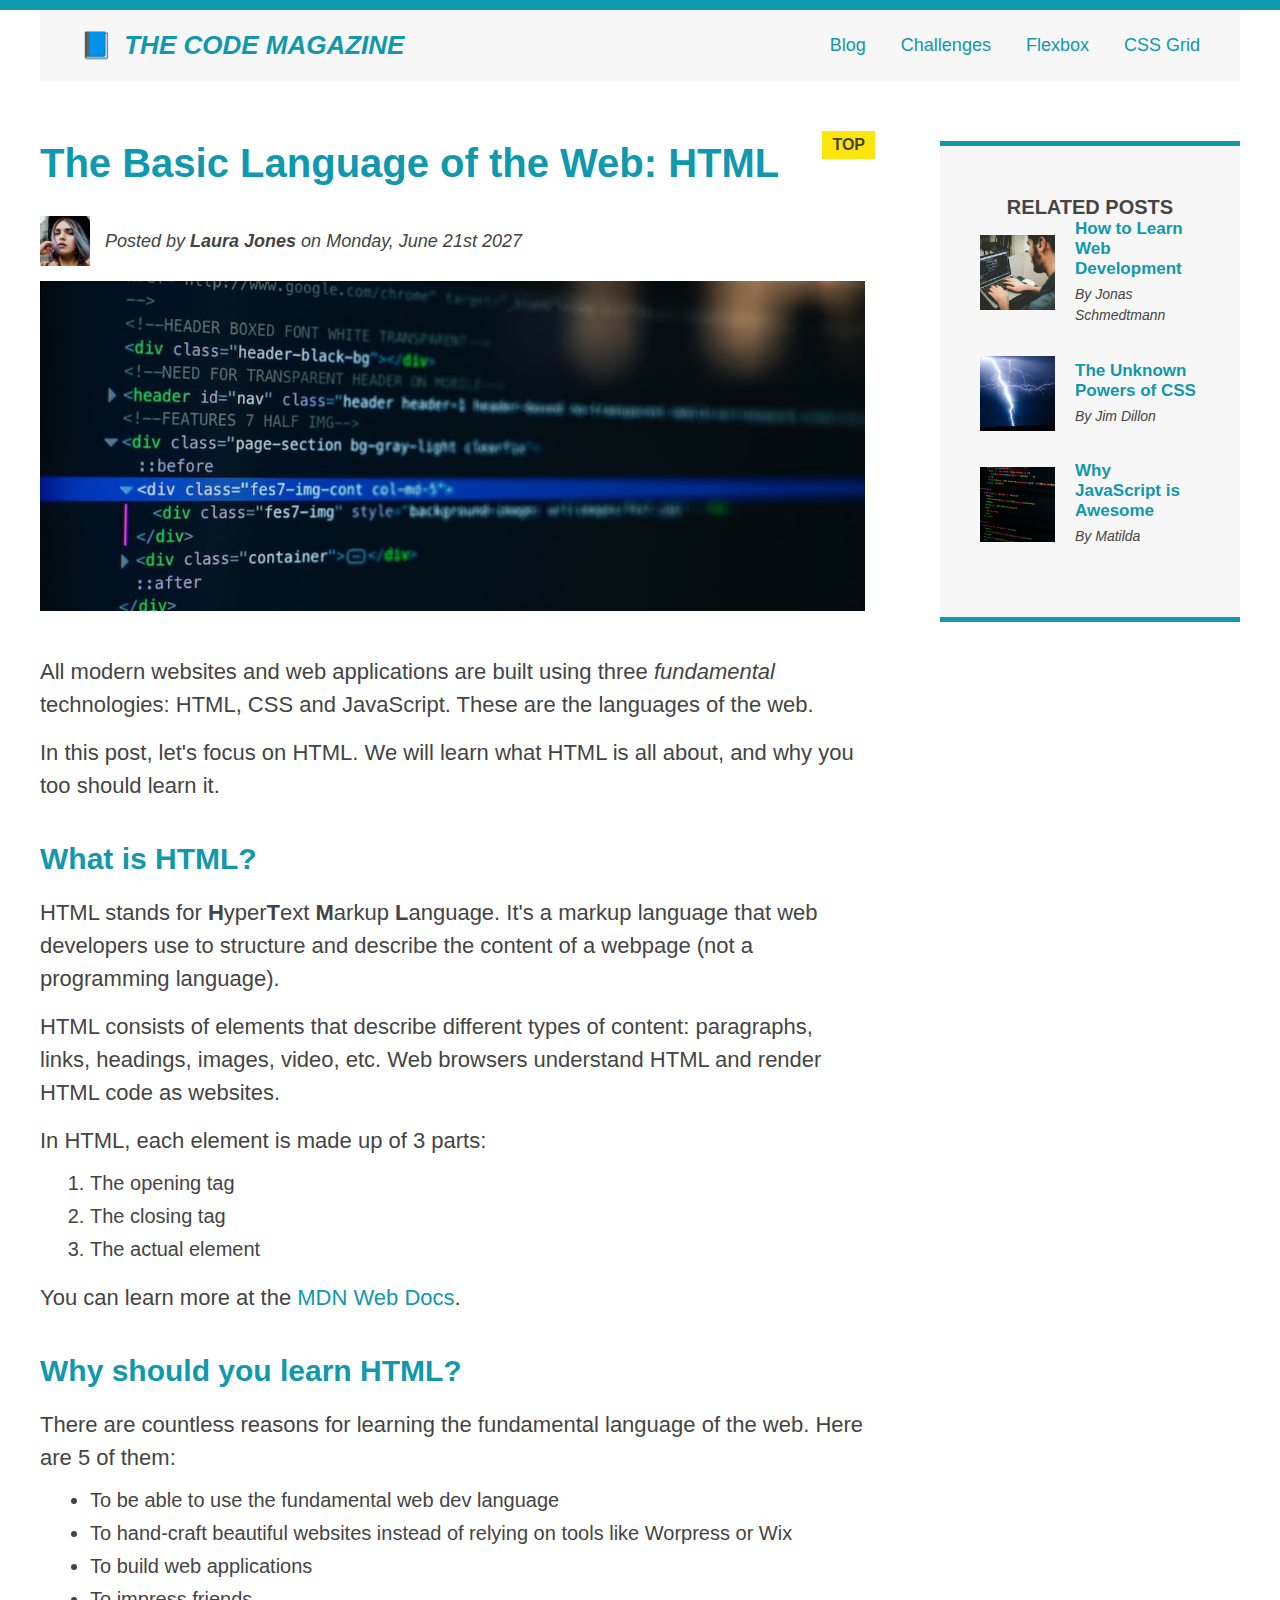
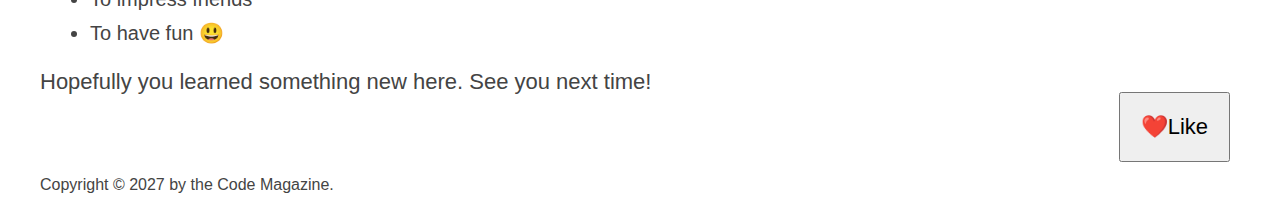
<file: index.html>
<!DOCTYPE html>

<html lang="en">
  <head>
    <meta charset="UTF-8" />
    <title>The Basic Language of the Web: HTML</title>
    <link rel="stylesheet" href="./style.css" />
  </head>

  <body>
    <div class="container">
      <header class="main-header clearfix">
        <!-- Every page should have only one h1 ! -->
        <h1>📘 The Code Magazine</h1>

        <nav>
          <!-- <strong>Navigation section</strong> -->
          <a href="./blog.html">Blog</a>
          <!-- href ="#" returns us to top of the page -->
          <a href="./challenge/challenge.html">Challenges</a>
          <a href="./flexbox.html">Flexbox</a>
          <a href="./css-grid.html">CSS Grid</a>
        </nav>
      </header>

      <!-- Div.row was only necessary for flexbox layout -->
      <!-- <div class="row"> -->
      <article>
        <header class="post-header">
          <h2>The Basic Language of the Web: HTML</h2>
          <div class="author-box">
            <img
              src="./img/laura-jones.jpg"
              alt="Photo of the post's author: Laura Jones"
              width="50"
              height="50"
              class="author-img"
            />

            <p id="author" class="author">
              Posted by <strong>Laura Jones</strong> on Monday, June 21st 2027
            </p>
          </div>

          <img
            class="post-img"
            src="./img/post-img.jpg"
            alt="Image of some HTML code"
            width="500"
            height="200"
          />
          <button>❤️Like</button>
        </header>

        <p>
          All modern websites and web applications are built using three
          <em>fundamental</em>
          technologies: HTML, CSS and JavaScript. These are the languages of the
          web.
        </p>
        <p>
          In this post, let's focus on HTML. We will learn what HTML is all
          about, and why you too should learn it.
        </p>

        <h3>What is HTML?</h3>
        <p>
          HTML stands for <strong>H</strong>yper<strong>T</strong>ext
          <strong>M</strong>arkup <strong>L</strong>anguage. It's a markup
          language that web developers use to structure and describe the content
          of a webpage (not a programming language).
        </p>
        <p>
          HTML consists of elements that describe different types of content:
          paragraphs, links, headings, images, video, etc. Web browsers
          understand HTML and render HTML code as websites.
        </p>
        <p>In HTML, each element is made up of 3 parts:</p>

        <ol>
          <li>The opening tag</li>
          <li>The closing tag</li>
          <li>The actual element</li>
        </ol>

        <p>
          You can learn more at the
          <a
            href="https://developer.mozilla.org/en-US/docs/Web/HTML"
            target="_blank"
            rel="noopener noreferrer"
            >MDN Web Docs</a
          >.
        </p>

        <h3>Why should you learn HTML?</h3>
        <p>
          There are countless reasons for learning the fundamental language of
          the web. Here are 5 of them:
        </p>

        <ul>
          <li>To be able to use the fundamental web dev language</li>
          <li>
            To hand-craft beautiful websites instead of relying on tools like
            Worpress or Wix
          </li>
          <li>To build web applications</li>
          <li>To impress friends</li>
          <li>To have fun 😃</li>
        </ul>

        <p>Hopefully you learned something new here. See you next time!</p>
      </article>

      <aside>
        <h4>Related posts</h4>
        <ul class="related">
          <li class="related-post">
            <img
              src="./img/related-1.jpg"
              alt="A programmer writing code"
              width="75"
              height="75"
            />
            <div>
              <a href="#" class="related-link">How to Learn Web Development</a>
              <p class="related-author">By Jonas Schmedtmann</p>
            </div>
          </li>
          <li class="related-post">
            <img
              src="./img/related-2.jpg"
              alt="Lightning strike"
              width="75"
              height="75"
            />
            <div>
              <a href="#" class="related-link">The Unknown Powers of CSS</a>
              <p class="related-author">By Jim Dillon</p>
            </div>
          </li>
          <li class="related-post">
            <img
              src="./img/related-3.jpg"
              alt="JavaScript code"
              width="75"
              height="75"
            />
            <div>
              <a href="#" class="related-link">Why JavaScript is Awesome</a>
              <p class="related-author">By Matilda</p>
            </div>
          </li>
        </ul>
      </aside>
      <!-- </div> -->

      <footer>
        <p id="copyright" class="copyright text">
          Copyright &copy; 2027 by the Code Magazine.
        </p>
      </footer>
    </div>
  </body>
</html>
</file>
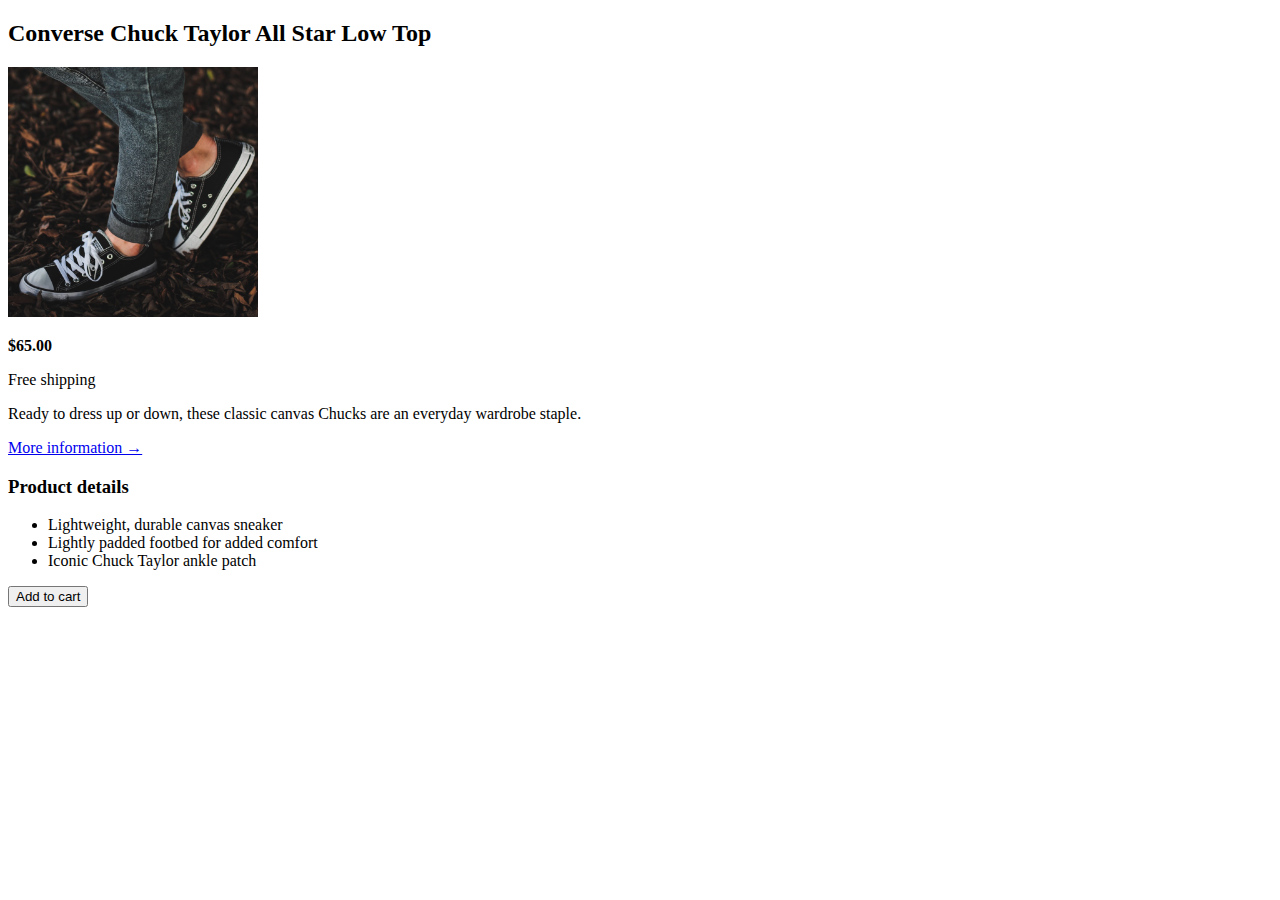
<file: challenge/index.html>
<!DOCTYPE html>

<html lang="en">
  <head>
    <meta charset="UTF-8" />
    <meta name="viewport" content="width=device-width, initial-scale=1.0" />
    <title>Challenge #2</title>
  </head>

  <!-- Challenge #2 link -->
  <!-- https://www.udemy.com/course/design-and-develop-a-killer-website-with-html5-and-css3/learn/lecture/27512070#overview -->
  <body>
    <article>
      <h2>Converse Chuck Taylor All Star Low Top</h2>
      <img
        src="../img/challenges.jpg"
        alt="Chuck Taylor All Star Shoe"
        height="250"
        width="250"
      />

      <p><strong>$65.00</strong></p>
      <p>Free shipping</p>
      <p>
        Ready to dress up or down, these classic canvas Chucks are an everyday
        wardrobe staple.
      </p>

      <a href="https://www.converse.com">More information &rarr;</a>

      <h3>Product details</h3>
      <ul>
        <li>Lightweight, durable canvas sneaker</li>
        <li>Lightly padded footbed for added comfort</li>
        <li>Iconic Chuck Taylor ankle patch</li>
      </ul>

      <button>Add to cart</button>
    </article>
  </body>
</html>
</file>
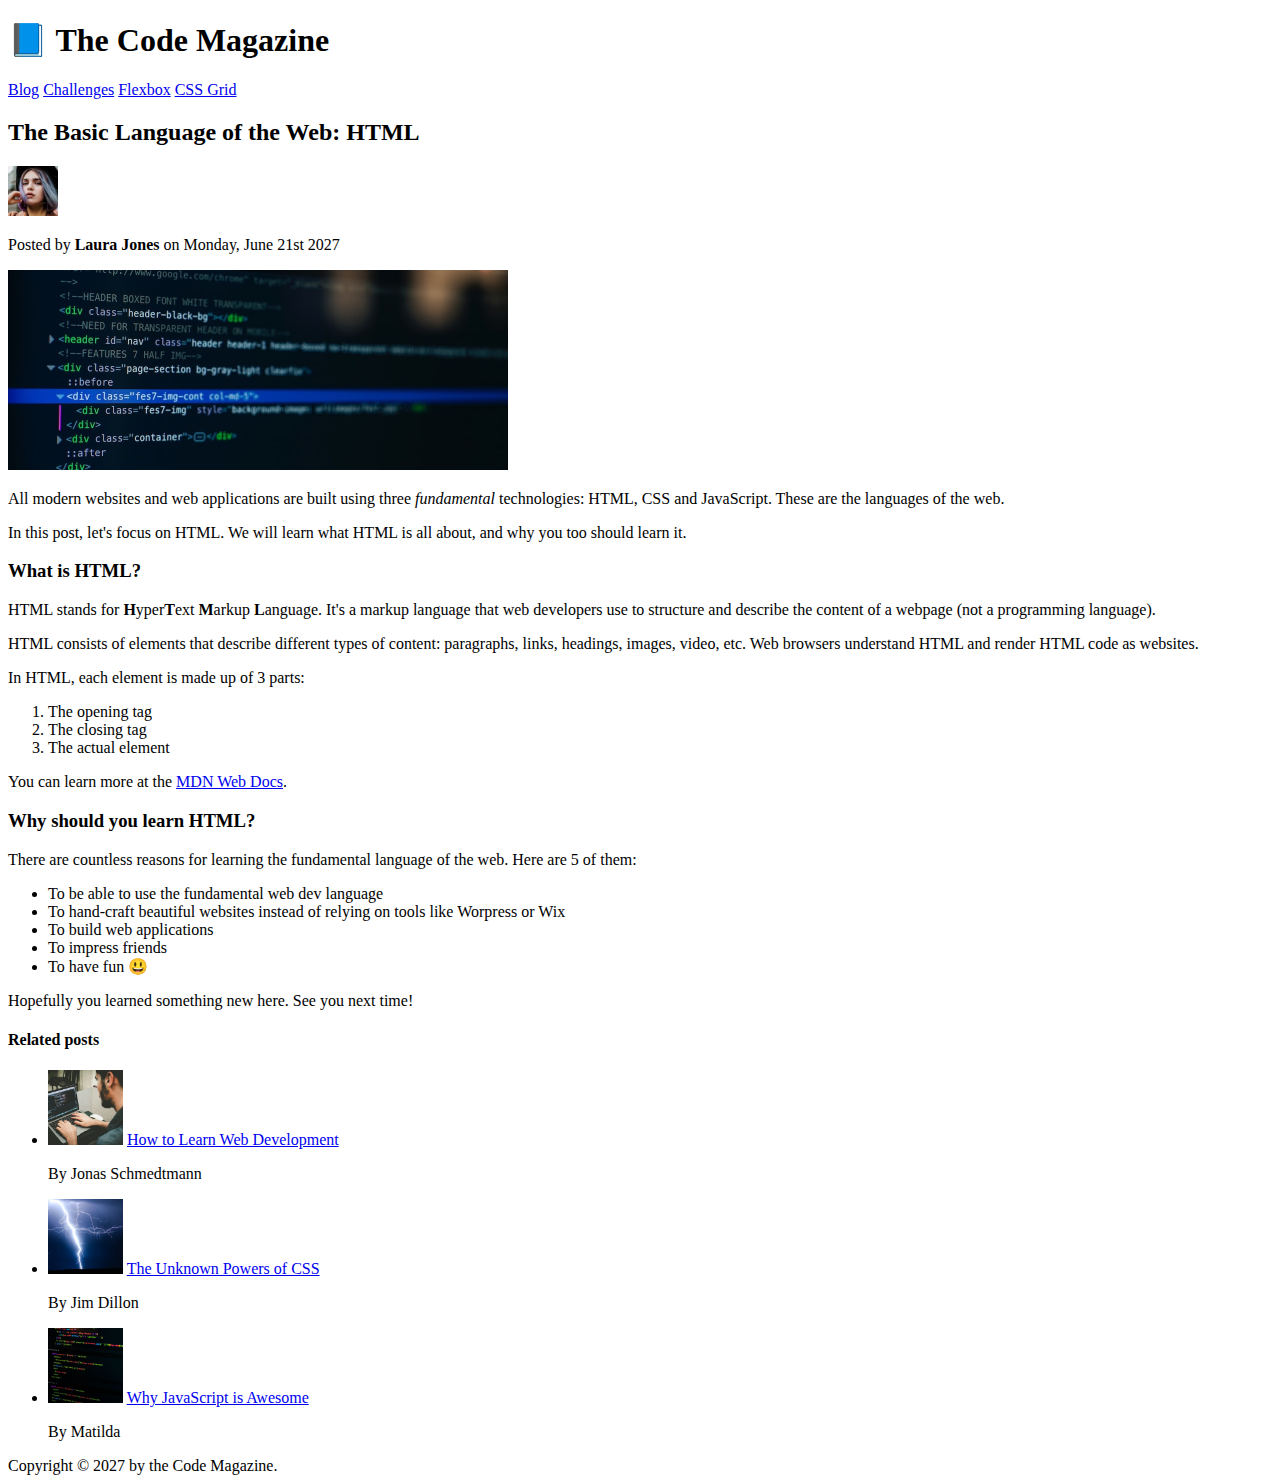
<file: docs/index.html>
<!DOCTYPE html>

<html lang="en">
  <head>
    <meta charset="UTF-8" />
    <title>The Basic Language of the Web: HTML</title>
  </head>

  <body>
    <header>
      <!-- Every page should have only one h1 ! -->
      <h1>📘 The Code Magazine</h1>

      <nav>
        <a href="./blog.html">Blog</a>
        <!-- href ="#" returns us to top of the page -->
        <a href="#">Challenges</a>
        <a href="#">Flexbox</a>
        <a href="#">CSS Grid</a>
      </nav>
    </header>

    <article>
      <header>
        <h2>The Basic Language of the Web: HTML</h2>

        <img
          src="./img/laura-jones.jpg"
          alt="Photo of the post's author: Laura Jones"
          width="50"
          height="50"
        />

        <p>Posted by <strong>Laura Jones</strong> on Monday, June 21st 2027</p>

        <img
          src="./img/post-img.jpg"
          alt="Image of some HTML code"
          width="500"
          height="200"
        />
      </header>

      <p>
        All modern websites and web applications are built using three
        <em>fundamental</em>
        technologies: HTML, CSS and JavaScript. These are the languages of the
        web.
      </p>
      <p>
        In this post, let's focus on HTML. We will learn what HTML is all about,
        and why you too should learn it.
      </p>

      <h3>What is HTML?</h3>
      <p>
        HTML stands for <strong>H</strong>yper<strong>T</strong>ext
        <strong>M</strong>arkup <strong>L</strong>anguage. It's a markup
        language that web developers use to structure and describe the content
        of a webpage (not a programming language).
      </p>
      <p>
        HTML consists of elements that describe different types of content:
        paragraphs, links, headings, images, video, etc. Web browsers understand
        HTML and render HTML code as websites.
      </p>
      <p>In HTML, each element is made up of 3 parts:</p>

      <ol>
        <li>The opening tag</li>
        <li>The closing tag</li>
        <li>The actual element</li>
      </ol>

      <p>
        You can learn more at the
        <a
          href="https://developer.mozilla.org/en-US/docs/Web/HTML"
          target="_blank"
          rel="noopener noreferrer"
          >MDN Web Docs</a
        >.
      </p>

      <h3>Why should you learn HTML?</h3>
      <p>
        There are countless reasons for learning the fundamental language of the
        web. Here are 5 of them:
      </p>

      <ul>
        <li>To be able to use the fundamental web dev language</li>
        <li>
          To hand-craft beautiful websites instead of relying on tools like
          Worpress or Wix
        </li>
        <li>To build web applications</li>
        <li>To impress friends</li>
        <li>To have fun 😃</li>
      </ul>

      <p>Hopefully you learned something new here. See you next time!</p>
    </article>

    <aside>
      <h4>Related posts</h4>
      <ul>
        <li>
          <img
            src="./img/related-1.jpg"
            alt="A programmer writing code"
            width="75"
            height="75"
          />
          <a href="#">How to Learn Web Development</a>
          <p>By Jonas Schmedtmann</p>
        </li>
        <li>
          <img
            src="./img/related-2.jpg"
            alt="Lightning strike"
            width="75"
            height="75"
          />
          <a href="#">The Unknown Powers of CSS</a>
          <p>By Jim Dillon</p>
        </li>
        <li>
          <img
            src="./img/related-3.jpg"
            alt="JavaScript code"
            width="75"
            height="75"
          />
          <a href="#">Why JavaScript is Awesome</a>
          <p>By Matilda</p>
        </li>
      </ul>
    </aside>

    <footer>Copyright &copy; 2027 by the Code Magazine.</footer>
  </body>
</html>
</file>
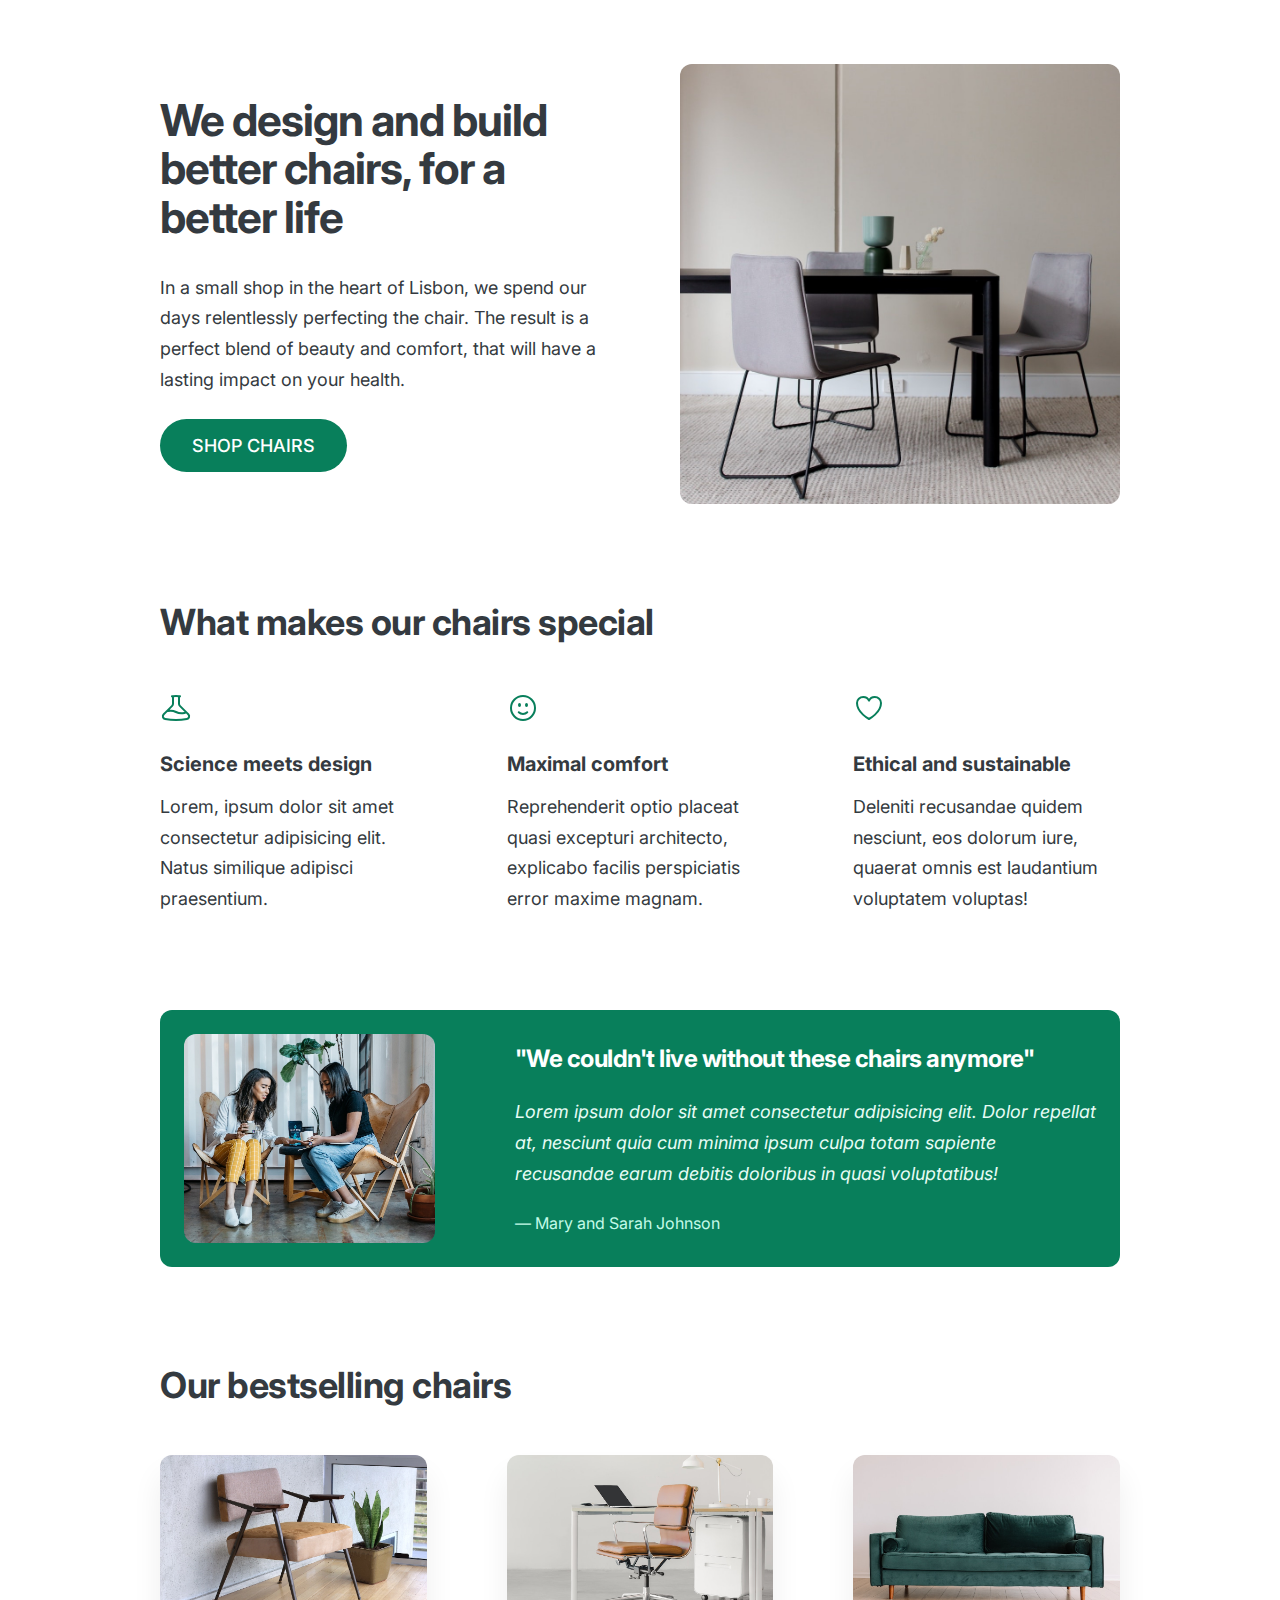
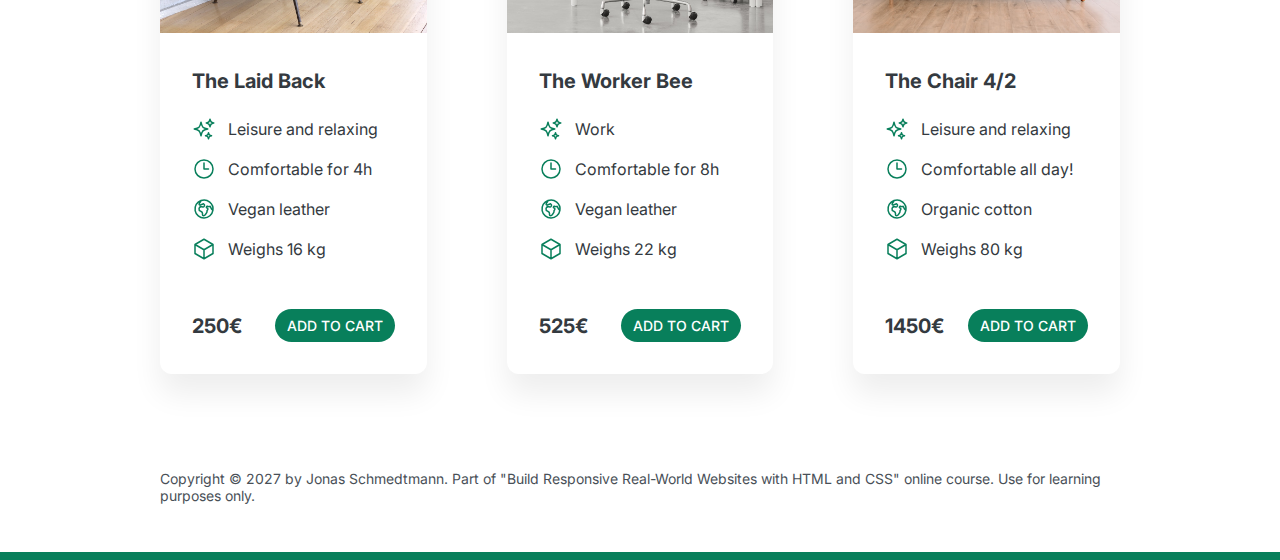
<file: Section-Design/index.html>
<!DOCTYPE html>
<html lang="en">
  <head>
    <meta charset="UTF-8" />
    <meta http-equiv="X-UA-Compatible" content="IE=edge" />
    <meta name="viewport" content="width=device-width, initial-scale=1.0" />
    <link rel="preconnect" href="https://fonts.googleapis.com" />
    <link rel="preconnect" href="https://fonts.gstatic.com" crossorigin />
    <link
      href="https://fonts.googleapis.com/css2?family=Inter:wght@400;500;700&display=swap"
      rel="stylesheet"
    />
    <link rel="stylesheet" href="style.css" />
    <title>Lisbon Chair Shop</title>
  </head>
  <body>
    <div class="container">
      <header>
        <div class="header-text-box">
          <h1>We design and build better chairs, for a better life</h1>
          <p class="header-text">
            In a small shop in the heart of Lisbon, we spend our days
            relentlessly perfecting the chair. The result is a perfect blend of
            beauty and comfort, that will have a lasting impact on your health.
          </p>
          <a class="btn btn--big" href="#">Shop chairs</a>
        </div>
        <img src="hero.jpg" alt="Photo" />
      </header>

      <section>
        <h2>What makes our chairs special</h2>
        <div class="grid-3-cols">
          <div>
            <svg
              xmlns="http://www.w3.org/2000/svg"
              fill="none"
              viewBox="0 0 24 24"
              stroke-width="1.5"
              stroke="currentColor"
              class="features-icon"
            >
              <path
                stroke-linecap="round"
                stroke-linejoin="round"
                d="M9.75 3.104v5.714a2.25 2.25 0 0 1-.659 1.591L5 14.5M9.75 3.104c-.251.023-.501.05-.75.082m.75-.082a24.301 24.301 0 0 1 4.5 0m0 0v5.714c0 .597.237 1.17.659 1.591L19.8 15.3M14.25 3.104c.251.023.501.05.75.082M19.8 15.3l-1.57.393A9.065 9.065 0 0 1 12 15a9.065 9.065 0 0 0-6.23-.693L5 14.5m14.8.8 1.402 1.402c1.232 1.232.65 3.318-1.067 3.611A48.309 48.309 0 0 1 12 21c-2.773 0-5.491-.235-8.135-.687-1.718-.293-2.3-2.379-1.067-3.61L5 14.5"
              />
            </svg>
            <p class="features-title"><strong>Science meets design</strong></p>
            <p class="features-text">
              Lorem, ipsum dolor sit amet consectetur adipisicing elit. Natus
              similique adipisci praesentium.
            </p>
          </div>

          <div>
            <svg
              xmlns="http://www.w3.org/2000/svg"
              fill="none"
              viewBox="0 0 24 24"
              stroke-width="1.5"
              stroke="currentColor"
              class="features-icon"
            >
              <path
                stroke-linecap="round"
                stroke-linejoin="round"
                d="M15.182 15.182a4.5 4.5 0 0 1-6.364 0M21 12a9 9 0 1 1-18 0 9 9 0 0 1 18 0ZM9.75 9.75c0 .414-.168.75-.375.75S9 10.164 9 9.75 9.168 9 9.375 9s.375.336.375.75Zm-.375 0h.008v.015h-.008V9.75Zm5.625 0c0 .414-.168.75-.375.75s-.375-.336-.375-.75.168-.75.375-.75.375.336.375.75Zm-.375 0h.008v.015h-.008V9.75Z"
              />
            </svg>
            <p class="features-title">
              <strong>Maximal comfort</strong>
            </p>
            <p class="features-text">
              Reprehenderit optio placeat quasi excepturi architecto, explicabo
              facilis perspiciatis error maxime magnam.
            </p>
          </div>

          <div>
            <svg
              xmlns="http://www.w3.org/2000/svg"
              fill="none"
              viewBox="0 0 24 24"
              stroke-width="1.5"
              stroke="currentColor"
              class="features-icon"
            >
              <path
                stroke-linecap="round"
                stroke-linejoin="round"
                d="M21 8.25c0-2.485-2.099-4.5-4.688-4.5-1.935 0-3.597 1.126-4.312 2.733-.715-1.607-2.377-2.733-4.313-2.733C5.1 3.75 3 5.765 3 8.25c0 7.22 9 12 9 12s9-4.78 9-12Z"
              />
            </svg>
            <p class="features-title">
              <strong>Ethical and sustainable</strong>
            </p>
            <p class="features-text">
              Deleniti recusandae quidem nesciunt, eos dolorum iure, quaerat
              omnis est laudantium voluptatem voluptas!
            </p>
          </div>
        </div>
      </section>

      <section class="testimonial-section">
        <div class="grid-3-cols">
          <img src="customers.jpg" alt="People sitting on chairs" />
          <div class="testimonial-box">
            <h2>"We couldn't live without these chairs anymore"</h2>
            <blockquote class="testimonial-text">
              Lorem ipsum dolor sit amet consectetur adipisicing elit. Dolor
              repellat at, nesciunt quia cum minima ipsum culpa totam sapiente
              recusandae earum debitis doloribus in quasi voluptatibus!
            </blockquote>
            <p class="testimonial-author">&mdash; Mary and Sarah Johnson</p>
          </div>
        </div>
      </section>

      <section>
        <h2>Our bestselling chairs</h2>
        <div class="grid-3-cols">
          <figure class="chair">
            <img src="chair-1.jpg" alt="Chair" />
            <div class="chair-box">
              <h3>The Laid Back</h3>
              <ul class="chair-details">
                <li>
                  <!-- Span is a generic INLINE text element, it doesn't have any meaning. It's like a div element, but inline -->
                  <svg
                    xmlns="http://www.w3.org/2000/svg"
                    fill="none"
                    viewBox="0 0 24 24"
                    stroke-width="1.5"
                    stroke="currentColor"
                    class="chair-icon"
                  >
                    <path
                      stroke-linecap="round"
                      stroke-linejoin="round"
                      d="M9.813 15.904 9 18.75l-.813-2.846a4.5 4.5 0 0 0-3.09-3.09L2.25 12l2.846-.813a4.5 4.5 0 0 0 3.09-3.09L9 5.25l.813 2.846a4.5 4.5 0 0 0 3.09 3.09L15.75 12l-2.846.813a4.5 4.5 0 0 0-3.09 3.09ZM18.259 8.715 18 9.75l-.259-1.035a3.375 3.375 0 0 0-2.455-2.456L14.25 6l1.036-.259a3.375 3.375 0 0 0 2.455-2.456L18 2.25l.259 1.035a3.375 3.375 0 0 0 2.456 2.456L21.75 6l-1.035.259a3.375 3.375 0 0 0-2.456 2.456ZM16.894 20.567 16.5 21.75l-.394-1.183a2.25 2.25 0 0 0-1.423-1.423L13.5 18.75l1.183-.394a2.25 2.25 0 0 0 1.423-1.423l.394-1.183.394 1.183a2.25 2.25 0 0 0 1.423 1.423l1.183.394-1.183.394a2.25 2.25 0 0 0-1.423 1.423Z"
                    />
                  </svg>
                  <span>Leisure and relaxing</span>
                </li>
                <li>
                  <svg
                    xmlns="http://www.w3.org/2000/svg"
                    fill="none"
                    viewBox="0 0 24 24"
                    stroke-width="1.5"
                    stroke="currentColor"
                    class="chair-icon"
                  >
                    <path
                      stroke-linecap="round"
                      stroke-linejoin="round"
                      d="M12 6v6h4.5m4.5 0a9 9 0 1 1-18 0 9 9 0 0 1 18 0Z"
                    />
                  </svg>
                  <span>Comfortable for 4h</span>
                </li>
                <li>
                  <svg
                    xmlns="http://www.w3.org/2000/svg"
                    fill="none"
                    viewBox="0 0 24 24"
                    stroke-width="1.5"
                    stroke="currentColor"
                    class="chair-icon"
                  >
                    <path
                      stroke-linecap="round"
                      stroke-linejoin="round"
                      d="m20.893 13.393-1.135-1.135a2.252 2.252 0 0 1-.421-.585l-1.08-2.16a.414.414 0 0 0-.663-.107.827.827 0 0 1-.812.21l-1.273-.363a.89.89 0 0 0-.738 1.595l.587.39c.59.395.674 1.23.172 1.732l-.2.2c-.212.212-.33.498-.33.796v.41c0 .409-.11.809-.32 1.158l-1.315 2.191a2.11 2.11 0 0 1-1.81 1.025 1.055 1.055 0 0 1-1.055-1.055v-1.172c0-.92-.56-1.747-1.414-2.089l-.655-.261a2.25 2.25 0 0 1-1.383-2.46l.007-.042a2.25 2.25 0 0 1 .29-.787l.09-.15a2.25 2.25 0 0 1 2.37-1.048l1.178.236a1.125 1.125 0 0 0 1.302-.795l.208-.73a1.125 1.125 0 0 0-.578-1.315l-.665-.332-.091.091a2.25 2.25 0 0 1-1.591.659h-.18c-.249 0-.487.1-.662.274a.931.931 0 0 1-1.458-1.137l1.411-2.353a2.25 2.25 0 0 0 .286-.76m11.928 9.869A9 9 0 0 0 8.965 3.525m11.928 9.868A9 9 0 1 1 8.965 3.525"
                    />
                  </svg>
                  <span>Vegan leather</span>
                </li>
                <li>
                  <svg
                    xmlns="http://www.w3.org/2000/svg"
                    fill="none"
                    viewBox="0 0 24 24"
                    stroke-width="1.5"
                    stroke="currentColor"
                    class="chair-icon"
                  >
                    <path
                      stroke-linecap="round"
                      stroke-linejoin="round"
                      d="m21 7.5-9-5.25L3 7.5m18 0-9 5.25m9-5.25v9l-9 5.25M3 7.5l9 5.25M3 7.5v9l9 5.25m0-9v9"
                    />
                  </svg>
                  <span>Weighs 16 kg</span>
                </li>
              </ul>
              <div class="chair-price">
                <strong>250€</strong>
                <a href="#" class="btn btn--small">Add to cart</a>
              </div>
            </div>
          </figure>

          <figure class="chair">
            <img src="chair-2.jpg" alt="Chair" />
            <div class="chair-box">
              <h3>The Worker Bee</h3>
              <ul class="chair-details">
                <li>
                  <svg
                    xmlns="http://www.w3.org/2000/svg"
                    fill="none"
                    viewBox="0 0 24 24"
                    stroke-width="1.5"
                    stroke="currentColor"
                    class="chair-icon"
                  >
                    <path
                      stroke-linecap="round"
                      stroke-linejoin="round"
                      d="M9.813 15.904 9 18.75l-.813-2.846a4.5 4.5 0 0 0-3.09-3.09L2.25 12l2.846-.813a4.5 4.5 0 0 0 3.09-3.09L9 5.25l.813 2.846a4.5 4.5 0 0 0 3.09 3.09L15.75 12l-2.846.813a4.5 4.5 0 0 0-3.09 3.09ZM18.259 8.715 18 9.75l-.259-1.035a3.375 3.375 0 0 0-2.455-2.456L14.25 6l1.036-.259a3.375 3.375 0 0 0 2.455-2.456L18 2.25l.259 1.035a3.375 3.375 0 0 0 2.456 2.456L21.75 6l-1.035.259a3.375 3.375 0 0 0-2.456 2.456ZM16.894 20.567 16.5 21.75l-.394-1.183a2.25 2.25 0 0 0-1.423-1.423L13.5 18.75l1.183-.394a2.25 2.25 0 0 0 1.423-1.423l.394-1.183.394 1.183a2.25 2.25 0 0 0 1.423 1.423l1.183.394-1.183.394a2.25 2.25 0 0 0-1.423 1.423Z"
                    />
                  </svg>
                  <span>Work</span>
                </li>
                <li>
                  <svg
                    xmlns="http://www.w3.org/2000/svg"
                    fill="none"
                    viewBox="0 0 24 24"
                    stroke-width="1.5"
                    stroke="currentColor"
                    class="chair-icon"
                  >
                    <path
                      stroke-linecap="round"
                      stroke-linejoin="round"
                      d="M12 6v6h4.5m4.5 0a9 9 0 1 1-18 0 9 9 0 0 1 18 0Z"
                    />
                  </svg>
                  <span>Comfortable for 8h</span>
                </li>
                <li>
                  <svg
                    xmlns="http://www.w3.org/2000/svg"
                    fill="none"
                    viewBox="0 0 24 24"
                    stroke-width="1.5"
                    stroke="currentColor"
                    class="chair-icon"
                  >
                    <path
                      stroke-linecap="round"
                      stroke-linejoin="round"
                      d="m20.893 13.393-1.135-1.135a2.252 2.252 0 0 1-.421-.585l-1.08-2.16a.414.414 0 0 0-.663-.107.827.827 0 0 1-.812.21l-1.273-.363a.89.89 0 0 0-.738 1.595l.587.39c.59.395.674 1.23.172 1.732l-.2.2c-.212.212-.33.498-.33.796v.41c0 .409-.11.809-.32 1.158l-1.315 2.191a2.11 2.11 0 0 1-1.81 1.025 1.055 1.055 0 0 1-1.055-1.055v-1.172c0-.92-.56-1.747-1.414-2.089l-.655-.261a2.25 2.25 0 0 1-1.383-2.46l.007-.042a2.25 2.25 0 0 1 .29-.787l.09-.15a2.25 2.25 0 0 1 2.37-1.048l1.178.236a1.125 1.125 0 0 0 1.302-.795l.208-.73a1.125 1.125 0 0 0-.578-1.315l-.665-.332-.091.091a2.25 2.25 0 0 1-1.591.659h-.18c-.249 0-.487.1-.662.274a.931.931 0 0 1-1.458-1.137l1.411-2.353a2.25 2.25 0 0 0 .286-.76m11.928 9.869A9 9 0 0 0 8.965 3.525m11.928 9.868A9 9 0 1 1 8.965 3.525"
                    />
                  </svg>
                  <span>Vegan leather</span>
                </li>
                <li>
                  <svg
                    xmlns="http://www.w3.org/2000/svg"
                    fill="none"
                    viewBox="0 0 24 24"
                    stroke-width="1.5"
                    stroke="currentColor"
                    class="chair-icon"
                  >
                    <path
                      stroke-linecap="round"
                      stroke-linejoin="round"
                      d="m21 7.5-9-5.25L3 7.5m18 0-9 5.25m9-5.25v9l-9 5.25M3 7.5l9 5.25M3 7.5v9l9 5.25m0-9v9"
                    />
                  </svg>
                  <span>Weighs 22 kg</span>
                </li>
              </ul>
              <div class="chair-price">
                <strong>525€</strong>
                <a href="#" class="btn btn--small">Add to cart</a>
              </div>
            </div>
          </figure>

          <figure class="chair">
            <img src="chair-3.jpg" alt="Chair" />
            <div class="chair-box">
              <h3>The Chair 4/2</h3>
              <ul class="chair-details">
                <li>
                  <svg
                    xmlns="http://www.w3.org/2000/svg"
                    fill="none"
                    viewBox="0 0 24 24"
                    stroke-width="1.5"
                    stroke="currentColor"
                    class="chair-icon"
                  >
                    <path
                      stroke-linecap="round"
                      stroke-linejoin="round"
                      d="M9.813 15.904 9 18.75l-.813-2.846a4.5 4.5 0 0 0-3.09-3.09L2.25 12l2.846-.813a4.5 4.5 0 0 0 3.09-3.09L9 5.25l.813 2.846a4.5 4.5 0 0 0 3.09 3.09L15.75 12l-2.846.813a4.5 4.5 0 0 0-3.09 3.09ZM18.259 8.715 18 9.75l-.259-1.035a3.375 3.375 0 0 0-2.455-2.456L14.25 6l1.036-.259a3.375 3.375 0 0 0 2.455-2.456L18 2.25l.259 1.035a3.375 3.375 0 0 0 2.456 2.456L21.75 6l-1.035.259a3.375 3.375 0 0 0-2.456 2.456ZM16.894 20.567 16.5 21.75l-.394-1.183a2.25 2.25 0 0 0-1.423-1.423L13.5 18.75l1.183-.394a2.25 2.25 0 0 0 1.423-1.423l.394-1.183.394 1.183a2.25 2.25 0 0 0 1.423 1.423l1.183.394-1.183.394a2.25 2.25 0 0 0-1.423 1.423Z"
                    />
                  </svg>
                  <span>Leisure and relaxing</span>
                </li>
                <li>
                  <svg
                    xmlns="http://www.w3.org/2000/svg"
                    fill="none"
                    viewBox="0 0 24 24"
                    stroke-width="1.5"
                    stroke="currentColor"
                    class="chair-icon"
                  >
                    <path
                      stroke-linecap="round"
                      stroke-linejoin="round"
                      d="M12 6v6h4.5m4.5 0a9 9 0 1 1-18 0 9 9 0 0 1 18 0Z"
                    />
                  </svg>
                  <span>Comfortable all day!</span>
                </li>
                <li>
                  <svg
                    xmlns="http://www.w3.org/2000/svg"
                    fill="none"
                    viewBox="0 0 24 24"
                    stroke-width="1.5"
                    stroke="currentColor"
                    class="chair-icon"
                  >
                    <path
                      stroke-linecap="round"
                      stroke-linejoin="round"
                      d="m20.893 13.393-1.135-1.135a2.252 2.252 0 0 1-.421-.585l-1.08-2.16a.414.414 0 0 0-.663-.107.827.827 0 0 1-.812.21l-1.273-.363a.89.89 0 0 0-.738 1.595l.587.39c.59.395.674 1.23.172 1.732l-.2.2c-.212.212-.33.498-.33.796v.41c0 .409-.11.809-.32 1.158l-1.315 2.191a2.11 2.11 0 0 1-1.81 1.025 1.055 1.055 0 0 1-1.055-1.055v-1.172c0-.92-.56-1.747-1.414-2.089l-.655-.261a2.25 2.25 0 0 1-1.383-2.46l.007-.042a2.25 2.25 0 0 1 .29-.787l.09-.15a2.25 2.25 0 0 1 2.37-1.048l1.178.236a1.125 1.125 0 0 0 1.302-.795l.208-.73a1.125 1.125 0 0 0-.578-1.315l-.665-.332-.091.091a2.25 2.25 0 0 1-1.591.659h-.18c-.249 0-.487.1-.662.274a.931.931 0 0 1-1.458-1.137l1.411-2.353a2.25 2.25 0 0 0 .286-.76m11.928 9.869A9 9 0 0 0 8.965 3.525m11.928 9.868A9 9 0 1 1 8.965 3.525"
                    />
                  </svg>
                  <span>Organic cotton</span>
                </li>
                <li>
                  <svg
                    xmlns="http://www.w3.org/2000/svg"
                    fill="none"
                    viewBox="0 0 24 24"
                    stroke-width="1.5"
                    stroke="currentColor"
                    class="chair-icon"
                  >
                    <path
                      stroke-linecap="round"
                      stroke-linejoin="round"
                      d="m21 7.5-9-5.25L3 7.5m18 0-9 5.25m9-5.25v9l-9 5.25M3 7.5l9 5.25M3 7.5v9l9 5.25m0-9v9"
                    />
                  </svg>
                  <span>Weighs 80 kg</span>
                </li>
              </ul>
              <div class="chair-price">
                <strong>1450€</strong>
                <a href="#" class="btn btn--small">Add to cart</a>
              </div>
            </div>
          </figure>
        </div>
      </section>

      <footer>
        Copyright &copy; 2027 by Jonas Schmedtmann. Part of "Build Responsive
        Real-World Websites with HTML and CSS" online course. Use for learning
        purposes only.
      </footer>
    </div>
  </body>
</html>
</file>
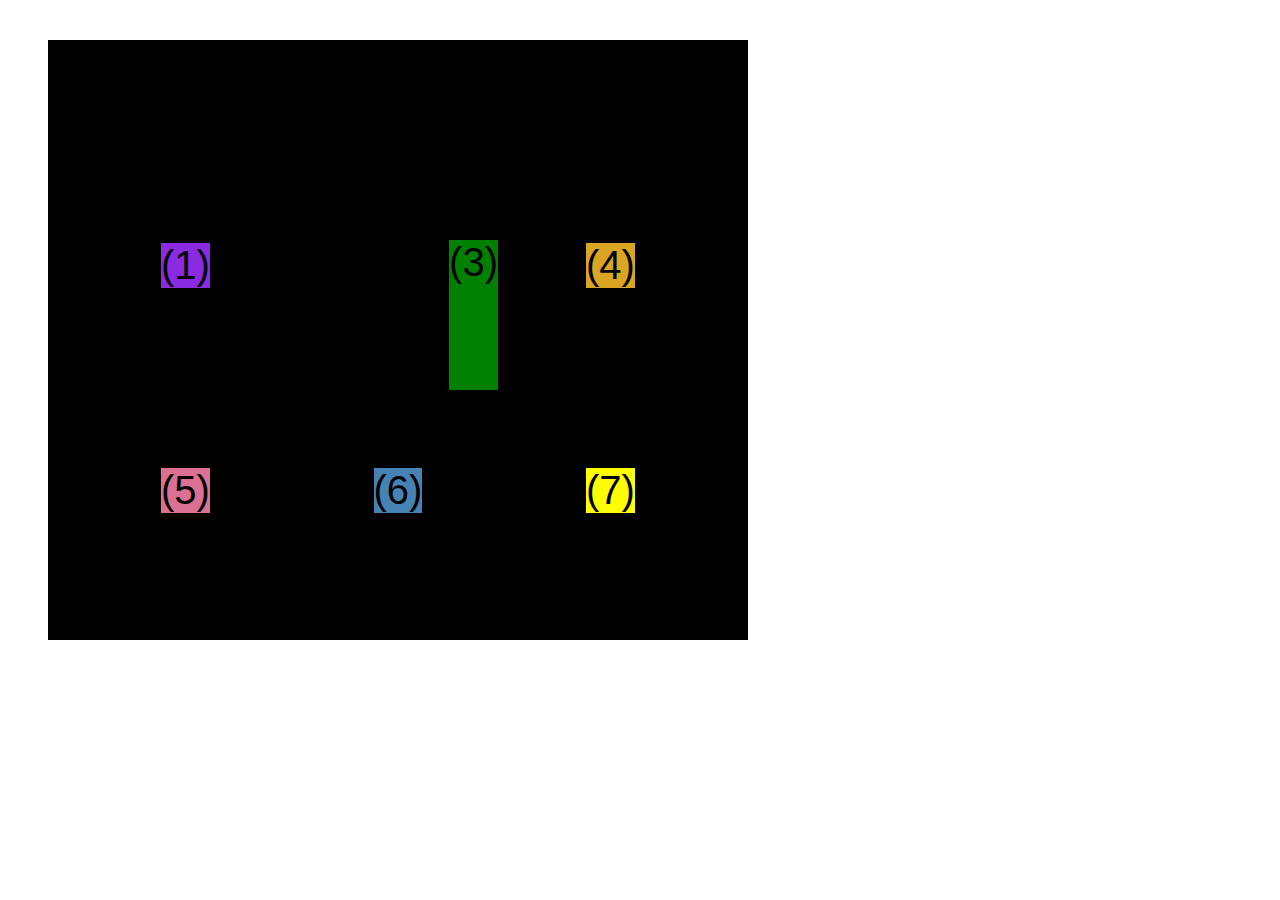
<file: css-grid.html>
<!DOCTYPE html>
<html lang="en">
  <head>
    <meta charset="UTF-8" />
    <meta http-equiv="X-UA-Compatible" content="IE=edge" />
    <meta name="viewport" content="width=device-width, initial-scale=1.0" />
    <title>CSS Grid</title>
    <style>
      .el--1 {
        background-color: blueviolet;
      }
      .el--2 {
        background-color: orangered;
      }
      .el--3 {
        background-color: green;
        height: 150px;
      }
      .el--4 {
        background-color: goldenrod;
      }
      .el--5 {
        background-color: palevioletred;
      }
      .el--6 {
        background-color: steelblue;
      }
      .el--7 {
        background-color: yellow;
      }
      .el--8 {
        background-color: crimson;
      }

      .container--1 {
        /* STARTER */
        font-family: sans-serif;
        background-color: #ddd;
        font-size: 30px;
        margin: 40px;

        /* CSS GRID */
        display: grid;
        /* grid-template-columns: 1fr 1fr 1fr auto; */
        /* grid-template-rows: 300px 200px; */
        grid-template-columns: repeat(4, 1fr);
        grid-template-rows: 1fr 1fr;
        /* height: 500px; */

        /* gap: 30px; */
        column-gap: 20px;
        row-gap: 40px;

        /* TEMPORARY display:none */
        display: none;
      }

      .container--1 .el--8 {
        grid-column: 2;
        /* grid-row: 1 / span 3; */
        grid-row: 1/2;
      }

      .container--1 .el--2 {
        /* grid-column: 1/4;  -- spans for 3 columns */
        /* grid-column: 1 / span 4; -- spans all the way cause of 4 cols*/

        /* trick to span across all columns! */
        grid-column: 1 / -1;
        grid-row: 2;
      }

      .container--1 .el--6 {
        /* grid-row: 3/5; */
      }

      .container--2 {
        /* STARTER */
        font-family: sans-serif;
        background-color: black;
        font-size: 40px;
        margin: 40px;

        width: 700px;
        height: 600px;

        /* CSS GRID */
        display: grid;
        grid-template-columns: 125px 200px 125px;
        grid-template-rows: 250px 100px;
        gap: 50px;

        /* Aligning tracks inside container:
        distribute empty space; */
        justify-content: center;
        align-content: center;

        /* Aligning items inside cells:
        moving items around inside cells */
        align-items: center;
        justify-items: center;
      }

      .container--2 .el--3 {
        align-self: end;
        justify-self: end;
      }
    </style>
  </head>
  <body>
    <div class="container--1">
      <div class="el el--1">(1) HTML</div>
      <div class="el el--2">(2) and</div>
      <div class="el el--3">(3) CSS</div>
      <div class="el el--4">(4) are</div>
      <div class="el el--5">(5) amazing</div>
      <div class="el el--6">(6) languages</div>
      <!-- <div class="el el--7">(7) to</div> -->
      <div class="el el--8">(8) learn</div>
    </div>

    <div class="container--2">
      <div class="el el--1">(1)</div>
      <div class="el el--3">(3)</div>
      <div class="el el--4">(4)</div>
      <div class="el el--5">(5)</div>
      <div class="el el--6">(6)</div>
      <div class="el el--7">(7)</div>
    </div>
  </body>
</html>
</file>
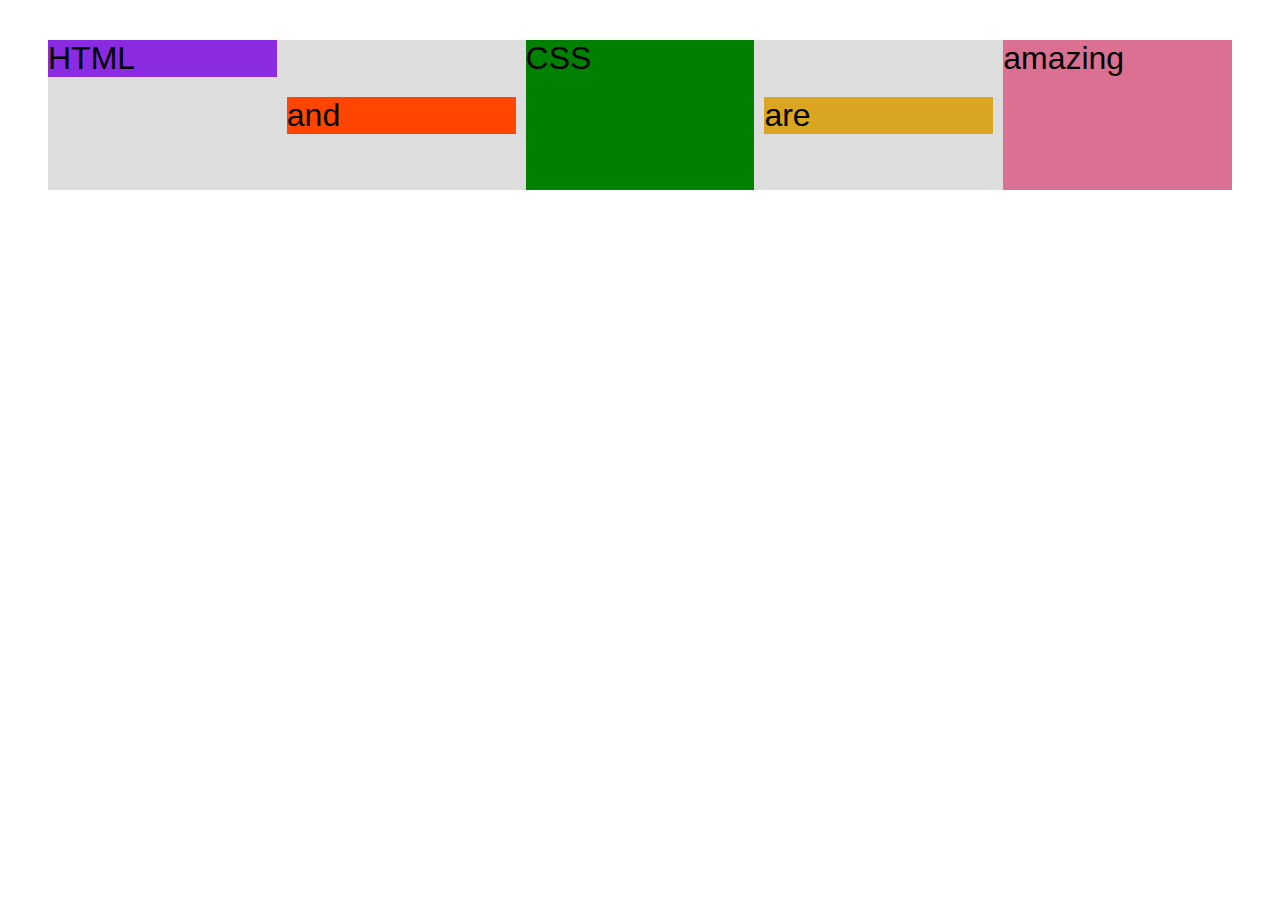
<file: flexbox.html>
<!DOCTYPE html>
<html lang="en">
  <head>
    <meta charset="UTF-8" />
    <meta http-equiv="X-UA-Compatible" content="IE=edge" />
    <meta name="viewport" content="width=device-width, initial-scale=1.0" />
    <title>Flexbox</title>
    <style>
      .el--1 {
        background-color: blueviolet;
      }
      .el--2 {
        background-color: orangered;
      }
      .el--3 {
        background-color: green;
        height: 150px;
      }
      .el--4 {
        background-color: goldenrod;
      }
      .el--5 {
        background-color: palevioletred;
      }
      .el--6 {
        background-color: steelblue;
      }
      .el--7 {
        background-color: yellow;
      }
      .el--8 {
        background-color: crimson;
      }

      .container {
        /* STARTER */
        font-family: sans-serif;
        background-color: #ddd;
        font-size: 32px;
        margin: 40px;

        /* FLEXBOX */
        display: flex;
        align-items: center;
        justify-content: flex-start;
        gap: 10px;
      }

      .el {
        /* 
        DEFAULT:
        flex-grow: 0;
        flex-shrink: 1;
        flex-basis: auto; 
        */

        flex: 1;
      }

      .el--1 {
        align-self: flex-start;
        /* order: 2; */
        /* flex-grow: 2; */
      }

      .el--5 {
        align-self: stretch;
        order: 1;
      }

      .el--6 {
        order: -1;
      }
    </style>
  </head>
  <body>
    <div class="container">
      <div class="el el--1">HTML</div>
      <div class="el el--2">and</div>
      <div class="el el--3">CSS</div>
      <div class="el el--4">are</div>
      <div class="el el--5">amazing</div>
      <!-- <div class="el el--6">languages</div> -->
      <!-- <div class="el el--7">to</div>
      <div class="el el--8">learn</div> -->
    </div>
  </body>
</html>
</file>
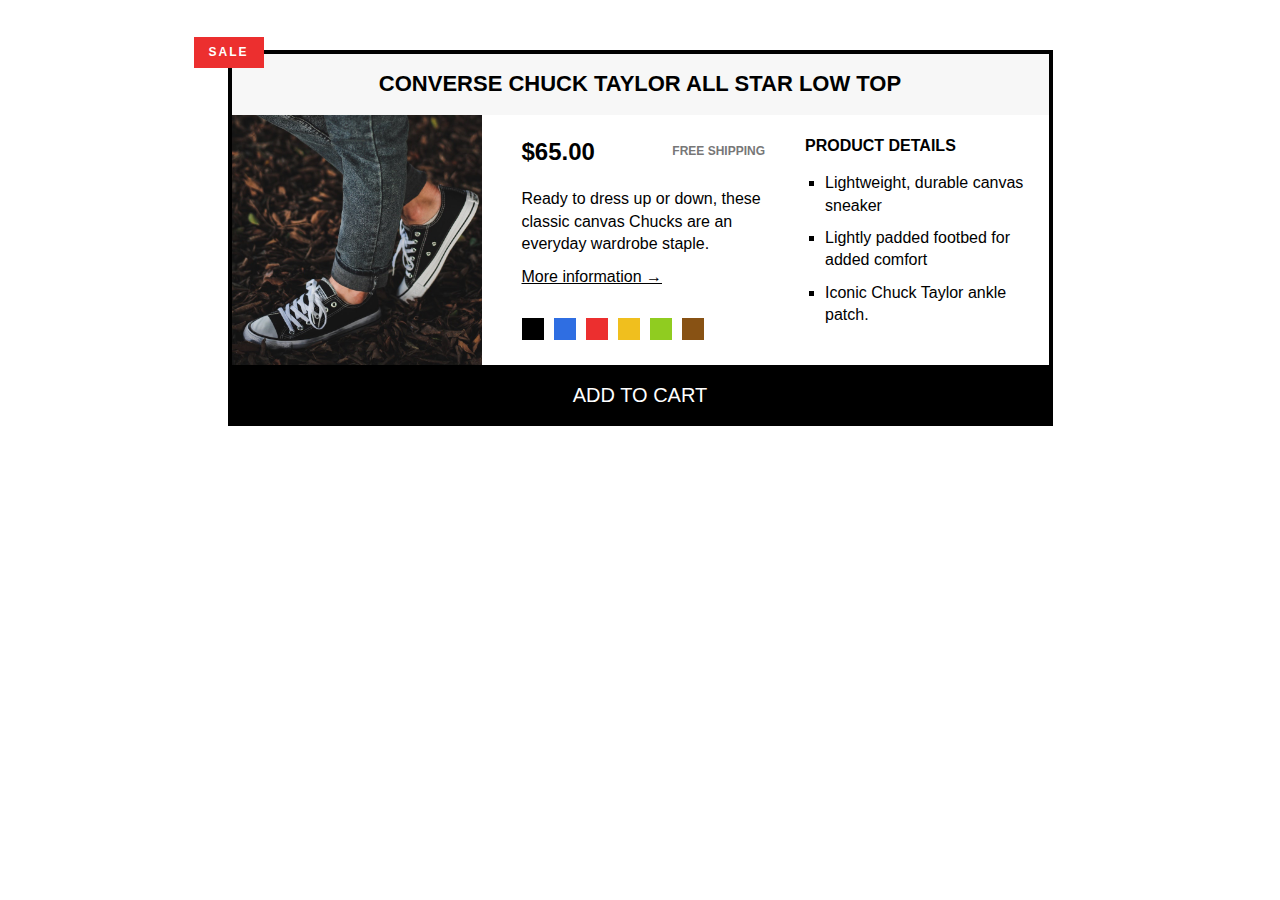
<file: challenge/challenge.html>
<!DOCTYPE html>
<html lang="en">
  <head>
    <meta charset="UTF-8" />
    <meta name="viewport" content="width=device-width, initial-scale=1.0" />
    <title>Challenge</title>
    <link rel="stylesheet" href="./style.css" />
  </head>
  <body>
    <article class="product">
      <h2 class="product-title">Converse Chuck Taylor All Star Low Top</h2>
      <!-- <div class="main-sections"> -->
      <img
        src="../img/challenges.jpg"
        alt="Chuck Taylor All Star Shoe"
        height="250"
        width="250"
        class="product-img"
      />
      <div class="product-info">
        <div class="price-and-shipping">
          <p class="price"><strong>$65.00</strong></p>
          <p class="shipping">Free shipping</p>
        </div>
        <p class="sale">Sale</p>

        <p class="product-description">
          Ready to dress up or down, these classic canvas Chucks are an everyday
          wardrobe staple.
        </p>
        <a href="https://converse.com" target="_blank" class="more-info"
          >More information &rarr;</a
        >

        <div class="colors">
          <div class="color"></div>
          <div class="color color-blue"></div>
          <div class="color color-red"></div>
          <div class="color color-yellow"></div>
          <div class="color color-green"></div>
          <div class="color color-brown"></div>
        </div>
      </div>

      <div class="product-details">
        <h3 class="details-title">Product details</h3>
        <ul class="details-list">
          <li>Lightweight, durable canvas sneaker</li>
          <li>Lightly padded footbed for added comfort</li>
          <li>Iconic Chuck Taylor ankle patch.</li>
        </ul>
      </div>
      <!-- </div> -->
      <button class="add-cart">Add to cart</button>
    </article>
  </body>
</html>
</file>
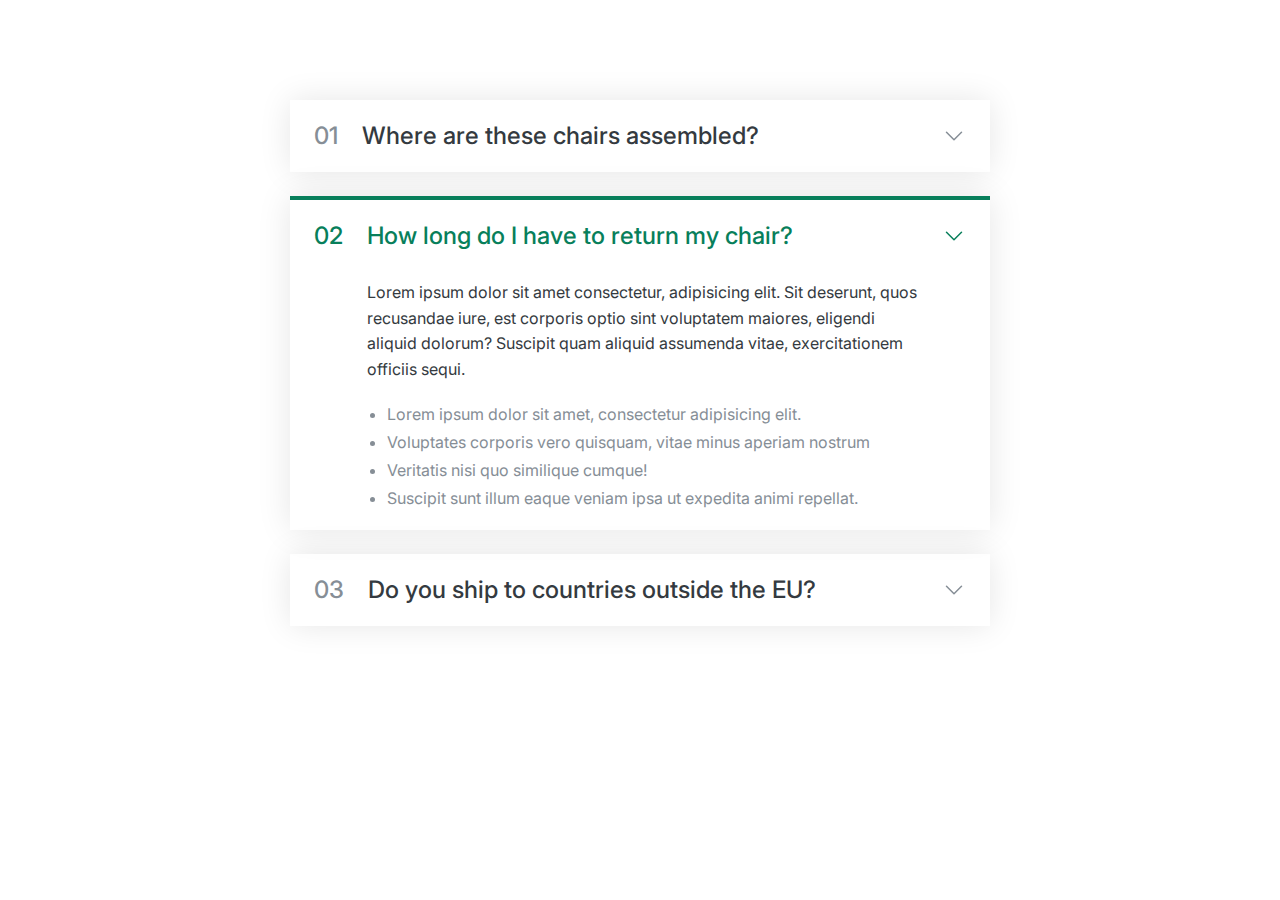
<file: ElementsComponentsPatterns/01-accordion.html>
<!DOCTYPE html>
<html lang="en">
  <head>
    <meta charset="UTF-8" />
    <meta name="viewport" content="width=device-width, initial-scale=1.0" />
    <title>Accordion Component</title>
    <link rel="preconnect" href="https://fonts.googleapis.com" />
    <link rel="preconnect" href="https://fonts.gstatic.com" crossorigin />
    <link
      href="https://fonts.googleapis.com/css2?family=Inter:wght@400;500;700&display=swap"
      rel="stylesheet"
    />
    <style>
      /*
      SPACING SYSTEM (px)
      2 / 4 / 8 / 12 / 16 / 24 / 32 / 48 / 64 / 80 / 96 / 128

      FONT SIZE SYSTEM (px)
      10 / 12 / 14 / 16 / 18 / 20 / 24 / 30 / 36 / 44 / 52 / 62 / 74 / 86 / 98

      MAIN: #087f5b
      GREY: #343a40
      GREY-LIGHTER: #868e96
      */

      * {
        margin: 0;
        padding: 0;
        box-sizing: border-box;
      }

      body {
        font-family: "Inter", sans-serif;
        color: #343a40;
        line-height: 1;
      }

      .accordion {
        width: 700px;
        margin: 100px auto;

        display: flex;
        flex-direction: column;
        gap: 24px;
      }

      .item {
        box-shadow: 0 0 32px rgba(0, 0, 0, 0.1);
        padding: 24px;

        display: grid;
        grid-template-columns: auto 1fr auto;
        column-gap: 24px;
        row-gap: 32px;
        align-items: center;
      }

      .number,
      .text {
        font-size: 24px;
        /* color: #087f5b; */
        font-weight: 500;
      }

      .number {
        color: #868e96;
      }

      .icon {
        width: 24px;
        height: 24px;
        stroke: #868e96;
        /* stroke: #087f5b; */
      }

      .hidden-box {
        grid-column: 2;
        display: none;
      }

      .hidden-box p {
        line-height: 1.6;
        margin-bottom: 24px;
      }

      .hidden-box ul {
        color: #868e96;
        margin-left: 20px;

        display: flex;
        flex-direction: column;
        gap: 12px;
      }

      /* .hidden-box li {
        margin-bottom: 12px;
      }

      .hidden-box li:last-child {
        margin-bottom: 0;
      } */

      /* OPEN STATE */
      .open {
        border-top: 4px solid #087f5b;
      }

      .open .hidden-box {
        display: block;
      }

      .open .number,
      .open .text {
        color: #087f5b;
      }

      .open .icon {
        stroke: #087f5b;
      }

      .number,
      .text,
      .icon {
        cursor: pointer;
      }
    </style>
  </head>

  <body>
    <div class="accordion">
      <div class="item">
        <p class="number">01</p>
        <p class="text">Where are these chairs assembled?</p>
        <svg
          xmlns="http://www.w3.org/2000/svg"
          fill="none"
          viewBox="0 0 24 24"
          stroke-width="1.5"
          stroke="currentColor"
          class="icon"
        >
          <path
            stroke-linecap="round"
            stroke-linejoin="round"
            d="m19.5 8.25-7.5 7.5-7.5-7.5"
          />
        </svg>
        <div class="hidden-box">
          <p>
            Lorem ipsum dolor sit amet consectetur, adipisicing elit. Sit
            deserunt, quos recusandae iure, est corporis optio sint voluptatem
            maiores, eligendi aliquid dolorum? Suscipit quam aliquid assumenda
            vitae, exercitationem officiis sequi.
          </p>
          <ul>
            <li>Lorem ipsum dolor sit amet, consectetur adipisicing elit.</li>
            <li>
              Voluptates corporis vero quisquam, vitae minus aperiam nostrum
            </li>
            <li>Veritatis nisi quo similique cumque!</li>
            <li>
              Suscipit sunt illum eaque veniam ipsa ut expedita animi repellat.
            </li>
          </ul>
        </div>
      </div>

      <div class="item open">
        <p class="number">02</p>
        <p class="text">How long do I have to return my chair?</p>
        <svg
          xmlns="http://www.w3.org/2000/svg"
          fill="none"
          viewBox="0 0 24 24"
          stroke-width="1.5"
          stroke="currentColor"
          class="icon"
        >
          <path
            stroke-linecap="round"
            stroke-linejoin="round"
            d="m19.5 8.25-7.5 7.5-7.5-7.5"
          />
        </svg>
        <div class="hidden-box">
          <p>
            Lorem ipsum dolor sit amet consectetur, adipisicing elit. Sit
            deserunt, quos recusandae iure, est corporis optio sint voluptatem
            maiores, eligendi aliquid dolorum? Suscipit quam aliquid assumenda
            vitae, exercitationem officiis sequi.
          </p>
          <ul>
            <li>Lorem ipsum dolor sit amet, consectetur adipisicing elit.</li>
            <li>
              Voluptates corporis vero quisquam, vitae minus aperiam nostrum
            </li>
            <li>Veritatis nisi quo similique cumque!</li>
            <li>
              Suscipit sunt illum eaque veniam ipsa ut expedita animi repellat.
            </li>
          </ul>
        </div>
      </div>

      <div class="item">
        <p class="number">03</p>
        <p class="text">Do you ship to countries outside the EU?</p>
        <svg
          xmlns="http://www.w3.org/2000/svg"
          fill="none"
          viewBox="0 0 24 24"
          stroke-width="1.5"
          stroke="currentColor"
          class="icon"
        >
          <path
            stroke-linecap="round"
            stroke-linejoin="round"
            d="m19.5 8.25-7.5 7.5-7.5-7.5"
          />
        </svg>
        <div class="hidden-box">
          <p>
            Lorem ipsum dolor sit amet consectetur, adipisicing elit. Sit
            deserunt, quos recusandae iure, est corporis optio sint voluptatem
            maiores, eligendi aliquid dolorum? Suscipit quam aliquid assumenda
            vitae, exercitationem officiis sequi.
          </p>
          <ul>
            <li>Lorem ipsum dolor sit amet, consectetur adipisicing elit.</li>
            <li>
              Voluptates corporis vero quisquam, vitae minus aperiam nostrum
            </li>
            <li>Veritatis nisi quo similique cumque!</li>
            <li>
              Suscipit sunt illum eaque veniam ipsa ut expedita animi repellat.
            </li>
          </ul>
        </div>
      </div>
    </div>
  </body>
</html>
</file>
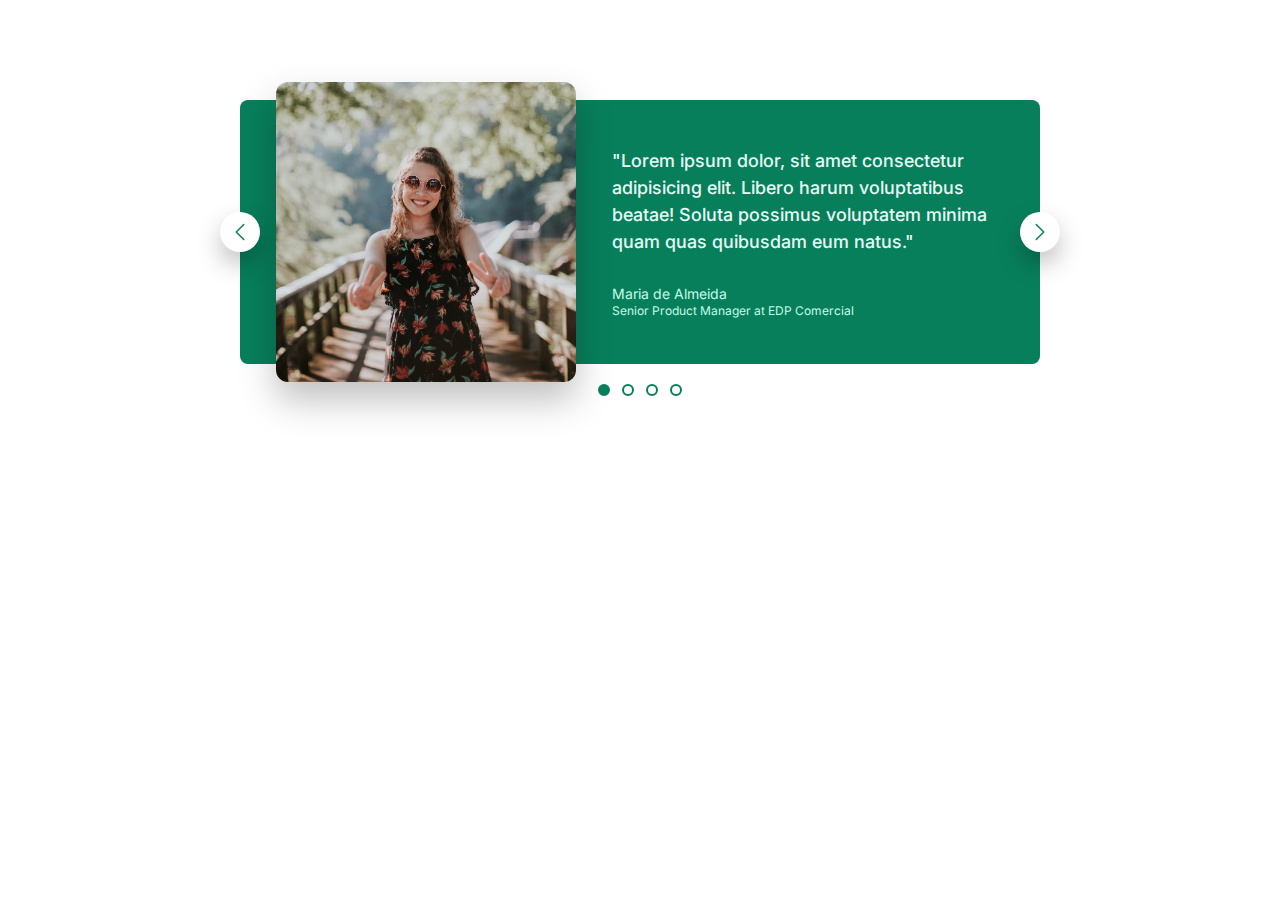
<file: ElementsComponentsPatterns/02-carousel.html>
<!DOCTYPE html>
<html lang="en">
  <head>
    <meta charset="UTF-8" />
    <meta name="viewport" content="width=device-width, initial-scale=1.0" />
    <title>Carousel component</title>
    <link rel="preconnect" href="https://fonts.googleapis.com" />
    <link rel="preconnect" href="https://fonts.gstatic.com" crossorigin />
    <link
      href="https://fonts.googleapis.com/css2?family=Inter:wght@400;500;700&display=swap"
      rel="stylesheet"
    />
    <style>
      /*
      SPACING SYSTEM (px)
      2 / 4 / 8 / 12 / 16 / 24 / 32 / 48 / 64 / 80 / 96 / 128

      FONT SIZE SYSTEM (px)
      10 / 12 / 14 / 16 / 18 / 20 / 24 / 30 / 36 / 44 / 52 / 62 / 74 / 86 / 98

      MAIN: #087f5b
      GREY: #343a40
      GREY-LIGHTER: #868e96
      */

      * {
        margin: 0;
        padding: 0;
        box-sizing: border-box;
      }

      body {
        font-family: "Inter", sans-serif;
        color: #343a40;
        line-height: 1;
      }

      .carousel {
        width: 800px;
        margin: 100px auto;
        background-color: #087f5b;
        /* padding: 32px;
        padding-left: 86px;
        padding-right: 48px; */
        padding: 32px 48px 32px 86px;
        border-radius: 8px;
        color: #c3fae8;

        display: flex;
        align-items: center;
        gap: 86px;

        position: relative;
      }

      img {
        height: 200px;
        border-radius: 8px;
        transform: scale(1.5);
        box-shadow: 0 12px 24px rgba(0, 0, 0, 0.25);
      }

      .testimonial-text {
        font-size: 18px;
        font-weight: 500;
        line-height: 1.5;
        margin-bottom: 32px;
        color: #e6fcf5;
      }

      .testimonial-author {
        font-size: 14px;
        margin-bottom: 4px;
      }

      .testimonial-job {
        font-size: 12px;
      }

      /* CONTROLS */
      .btn {
        background-color: #fff;
        border: none;
        height: 40px;
        width: 40px;
        border-radius: 50%;
        box-shadow: 0 12px 24px rgba(0, 0, 0, 0.25);
        cursor: pointer;

        display: flex;
        align-items: center;
        justify-content: center;

        position: absolute;
        top: 50%;
      }

      .btn--left {
        /* In relation to PARENT ELEMENT */
        left: 0;

        /* In relation to ELEMENT itself */
        transform: translate(-50%, -50%);
      }

      .btn--right {
        right: 0;
        transform: translate(50%, -50%);
      }

      .btn-icon {
        width: 24px;
        height: 24px;
        stroke: #087f5b;
      }

      .dots {
        position: absolute;
        bottom: 0;
        left: 50%;
        transform: translate(-50%, 32px);

        display: flex;
        gap: 12px;
      }

      .dot {
        height: 12px;
        width: 12px;
        background-color: #fff;
        border: 2px solid #087f5b;
        border-radius: 50%;
        cursor: pointer;
      }

      .dot--fill {
        background-color: #087f5b;
      }
    </style>
  </head>
  <body>
    <div class="carousel">
      <img src="./maria.jpg" alt="Maria de Almeida" />
      <blockquote class="testimonial">
        <p class="testimonial-text">
          "Lorem ipsum dolor, sit amet consectetur adipisicing elit. Libero
          harum voluptatibus beatae! Soluta possimus voluptatem minima quam quas
          quibusdam eum natus."
        </p>
        <p class="testimonial-author">Maria de Almeida</p>
        <p class="testimonial-job">Senior Product Manager at EDP Comercial</p>
      </blockquote>

      <button class="btn btn--left">
        <svg
          xmlns="http://www.w3.org/2000/svg"
          fill="none"
          viewBox="0 0 24 24"
          stroke-width="1.5"
          stroke="currentColor"
          class="btn-icon"
        >
          <path
            stroke-linecap="round"
            stroke-linejoin="round"
            d="M15.75 19.5 8.25 12l7.5-7.5"
          />
        </svg>
      </button>
      <button class="btn btn--right">
        <svg
          xmlns="http://www.w3.org/2000/svg"
          fill="none"
          viewBox="0 0 24 24"
          stroke-width="1.5"
          stroke="currentColor"
          class="btn-icon"
        >
          <path
            stroke-linecap="round"
            stroke-linejoin="round"
            d="m8.25 4.5 7.5 7.5-7.5 7.5"
          />
        </svg>
      </button>
      <div class="dots">
        <button class="dot dot--fill">&nbsp;</button>
        <button class="dot">&nbsp;</button>
        <button class="dot">&nbsp;</button>
        <button class="dot">&nbsp;</button>
      </div>
    </div>
  </body>
</html>
</file>
<file: style.css>
/* Universal selector selects all elements and that border-top will work 
(no inheritance is involved like in "body" selector */
* {
  /* border-top: 10px solid #1098ad; */
  margin: 0;
  padding: 0;
  box-sizing: border-box;
}

/* PAGE SECTIONS */
body {
  color: #444;
  font-family: sans-serif; /* Those text related properties are inherited */
  border-top: 10px solid #1098ad; /* But those are not */
  position: relative;
}

.container {
  width: 1200px;
  margin: 0 auto;
  /* position: relative; */
}

.main-header {
  background-color: #f7f7f7;
  /* padding: 20px;
  padding-left: 40px;
  padding-right: 40px; */
  padding: 20px 40px;
}

nav {
  font-size: 18px;
}

.post-header {
  margin-bottom: 40px;
}

aside {
  background-color: #f7f7f7;
  border-top: 5px solid #1098ad;
  border-bottom: 5px solid #1098ad;
  padding: 50px 40px;
}

/* SMALLER ELEMENTS */
h1,
h2,
h3 {
  color: #1098ad;
}

h1 {
  font-size: 26px;
  text-transform: uppercase;
  font-style: italic;
}

h1::first-letter {
  font-style: normal;
  margin-right: 5px;
}

h2 {
  font-size: 40px;
  margin-bottom: 30px;
  position: relative;
}

h2::after {
  content: "TOP";
  background-color: #ffe70e;
  color: #444;
  font-size: 16px;
  font-weight: bold;
  display: inline-block;
  padding: 5px 10px;
  position: absolute;
  top: -10px;
  right: -10px;
}

h3 {
  font-size: 30px;
  margin-bottom: 20px;
  margin-top: 40px;
}

h4 {
  font-size: 20px;
  text-transform: uppercase;
  text-align: center;
}

p {
  font-size: 22px;
  line-height: 1.5;
  margin-bottom: 15px;
}

/* h3 + p::first-line {
  color: red;
} */

ul,
ol {
  margin-left: 50px;
  margin-bottom: 20px;
}

li {
  font-size: 20px;
  margin-bottom: 10px;
}

li:last-child {
  margin-bottom: 0;
}

#copyright {
  font-size: 16px;
}

#author {
  font-style: italic;
  font-size: 18px;
}

.related {
  list-style: none;
  margin-left: 0;
}

.related-author {
  font-size: 14px;
  font-style: italic;
  margin-bottom: 0;
}

.related-link:link {
  font-size: 17px;
  font-weight: bold;
  margin-bottom: 5px;
  display: block;
}

/* li:first-child {
  font-weight: bold;
} */

.post-img {
  width: 100%;
  height: auto;
}

/* Styling links */
a:link {
  color: #1098ad;
  text-decoration: none;
}

a:visited {
  color: #1098ad;
}

a:hover {
  color: orangered;
  font-weight: bold;
  text-decoration: underline orangered;
}

a:active {
  background-color: black;
  font-style: italic;
}

nav a:link {
  margin-right: 30px;
  display: inline-block;
}

nav a:link:last-child {
  margin-right: 0;
}

/* Like button - position: absolute practice */
button {
  font-size: 22px;
  padding: 20px;
  cursor: pointer;
  position: absolute;
  bottom: 50px;
  right: 50px;
}

/* FLOATS
.author-img {
  float: left;
  margin-bottom: 20px;
}

.author {
  float: left;
  margin-top: 10px;
  margin-left: 20px;
}

h1 {
  float: left;
}

nav {
  float: right;
}

/* Floats clearfix method 
.clearfix::after {
  clear: both;
  content: "";
  display: block;
}

/* Float Layout 
article {
  width: 825px;
  float: left;
}
aside {
  width: 300px;
  float: right;
}
footer {
  clear: both;
} 
*/

/* Flexbox */
.main-header {
  display: flex;
  align-items: center;
  justify-content: space-between;
}

.author-box {
  display: flex;
  align-items: center;
  margin-bottom: 15px;
}

.author {
  margin-bottom: 0;
  margin-left: 15px;
}

.related-post {
  display: flex;
  align-items: center;
  gap: 20px;
  margin-bottom: 30px;
}

/* FLEXBOX LAYOUT */
/* .row {
  display: flex;
  gap: 75px;
  margin-bottom: 60px;
  align-items: flex-start;
}

article {
  flex: 1;
  margin-bottom: 0;
}

aside {
  flex: 0 0 300px;
} */

/* CSS GRID LAYOUT */
.container {
  display: grid;
  grid-template-columns: 1fr 300px;
  column-gap: 75px;
  row-gap: 60px;
  align-items: start;
}

.main-header {
  grid-column: 1/-1;
}

footer {
  /* background-color: #1098ad; */
  grid-column: 1/-1;
}
</file>
<file: Section-Design/style.css>
/*
SPACING SYSTEM (px)
2 / 4 / 8 / 12 / 16 / 24 / 32 / 48 / 64 / 80 / 96 / 128

FONT SIZE SYSTEM (px)
10 / 12 / 14 / 16 / 18 / 20 / 24 / 30 / 36 / 44 / 52 / 62 / 74 / 86 / 98
*/

/* 
COLORS SYSTEM

MAIN: #087f5b
MAIN-LIGHTER: #099268
TESTIMONIAL-LIGT: #e6fcf5
TESTIMONIAL-DARK: #c3fae8
GREY: #343a40
GREY-LIGHTER: #495057
*/

* {
  margin: 0;
  padding: 0;
  box-sizing: border-box;
}

/* ------------------------ */
/* GENERAL STYLES */
/* ------------------------ */
body {
  font-family: "Inter", sans-serif;
  color: #343a40;
  border-bottom: 8px solid #087f5b;
}

.container {
  width: 960px;
  margin: 0 auto;
}

header,
section {
  margin-bottom: 96px;
}

h2 {
  margin-bottom: 48px;
  /*Font-size: 24 / 30 / 36 */
  font-size: 36px;
  letter-spacing: -0.5px;
}

.grid-3-cols {
  display: grid;
  grid-template-columns: repeat(3, 1fr);
  column-gap: 80px;
}

.btn:link,
.btn:visited {
  background-color: #087f5b;
  color: #fff;
  text-decoration: none;
  text-transform: uppercase;
  font-weight: 500;
  display: inline-block;
  border-radius: 1000px;
}

.btn:active,
.btn:hover {
  background-color: #099268;
}

.btn--big {
  font-size: 18px;
  padding: 16px 32px;
}

.btn--small {
  font-size: 14px;
  padding: 8px 12px;
}

img {
  border-radius: 12px;
}

/* ------------------------ */
/* COMPONENT STYLES */
/* ------------------------ */

/* HEADER */
header {
  display: grid;
  grid-template-columns: repeat(2, 1fr);
  column-gap: 80px;
  margin-top: 64px;
}

.header-text-box {
  align-self: center;
}

h1 {
  margin-bottom: 32px;
  /*Font-size: 44 / 52 / 62 */
  font-size: 44px;
  line-height: 1.1;
  letter-spacing: -1px;
  /* text-shadow: 0 5px 5px rgba(0, 0, 0, 0.07); */
}

.header-text {
  margin-bottom: 24px;
  /*Font size: 16 / 18 / 20 */
  font-size: 18px;
  line-height: 1.7;
}

img {
  width: 100%;
}

/* FEATURES */
.features-icon {
  stroke: #087f5b;
  width: 32px;
  height: 32px;
  margin-bottom: 24px;
}

.features-title {
  margin-bottom: 16px;
  font-size: 20px;
}

.features-text {
  font-size: 18px;
  line-height: 1.7;
}

/* TESTIMONIAL */
.testimonial-section {
  background-color: #087f5b;
  color: #fff;
  padding: 24px;
  border-radius: 12px;
}

.testimonial-box {
  grid-column: 2 / -1;
  align-self: center;
}

.testimonial-box h2 {
  margin-bottom: 24px;
  font-size: 24px;
}

.testimonial-text {
  font-style: italic;
  margin-bottom: 24px;
  font-size: 18px;
  line-height: 1.7;
  color: #e6fcf5;
}

.testimonial-author {
  color: #c3fae8;
}

/* CHAIRS */
.chair {
  box-shadow: 0 20px 30px 0 rgba(0, 0, 0, 0.07);
  border-radius: 12px;
}

.chair img {
  border-bottom-left-radius: 0;
  border-bottom-right-radius: 0;
}

.chair-box {
  padding: 32px;
}

h3 {
  margin-bottom: 24px;
  font-size: 20px;
}

.chair-details {
  list-style: none;
  margin-bottom: 48px;
}

.chair-details li {
  display: flex;
  align-items: center;
  gap: 12px;
  margin-bottom: 16px;
}

.chair-details li:last-child {
  margin-bottom: 0;
}

.chair-icon {
  stroke: #087f5b;
  width: 24px;
  height: 24px;
}

.chair-price {
  display: flex;
  justify-content: space-between;
  align-items: center;
  font-size: 20px;
}

footer {
  margin-bottom: 48px;
  /*Font-size: 12 / 14 / 16 */
  font-size: 14px;
  color: #495057;
}
</file>
<file: challenge/style.css>
* {
  margin: 0;
  padding: 0;
  box-sizing: border-box;
}

body {
  font-family: sans-serif;
  line-height: 1.4;
}

/* PRODUCT */
.product {
  border: 4px solid black;
  width: 825px;
  margin: 50px auto;
  position: relative;
}

.product-title {
  text-align: center;
  font-size: 22px;
  text-transform: uppercase;
  background-color: #f7f7f7;
  padding: 15px;
}

/* PRODUCT INFORMATION */
.product-info {
  /*  (825 - 8 - 250 - 80) / 2  */
  /* width: 243px; */
  /* float: left; */
  /* margin-right: 40px; */
  margin-top: 20px;
}

.price {
  font-size: 24px;
  /* float: left; */
}

.shipping {
  font-size: 12px;
  text-transform: uppercase;
  font-weight: bold;
  color: #777;
  /* margin-bottom: 20px; */
  /* float: right; */
}

.sale {
  background-color: #ec2f2f;
  color: #fff;
  font-size: 12px;
  text-transform: uppercase;
  font-weight: bold;
  letter-spacing: 2px;
  padding: 7px 15px;
  display: inline-block;
  position: absolute;
  top: -17px;
  left: -38px;
}

.product-description {
  /* clear: both; */
  margin-bottom: 10px;
}

.more-info:link,
.more-info:visited {
  color: black;
  margin-bottom: 30px;
  display: inline-block;
}

.more-info:hover,
.more-info:active {
  text-decoration: none;
}

.color {
  background-color: #000;
  height: 22px;
  width: 22px;
  /* display: inline-block;
  margin-right: 10px; */
}

.color-blue {
  background-color: #2f6ee2;
}
.color-red {
  background-color: #ec2f2f;
}
.color-yellow {
  background-color: #f0bf1e;
}
.color-green {
  background-color: #90cc20;
}
.color-brown {
  background-color: #885214;
}

/* PRODUCT DETAILS */
.product-details {
  /* width: 243px; */
  /* float: left; */
  margin-top: 20px;
}

.details-title {
  text-transform: uppercase;
  font-size: 16px;
  margin-bottom: 15px;
}

.details-list {
  list-style: square;
  margin-left: 20px;
}

.details-list li {
  margin-bottom: 10px;
}

/* BUTTON */
.add-cart {
  background-color: #000;
  border: none;
  color: #fff;
  font-size: 20px;
  text-transform: uppercase;
  cursor: pointer;
  padding: 15px;
  width: 100%;
  border-top: 4px solid black;
}

.add-cart:hover {
  color: #000;
  background-color: #fff;
}

/* FLEXBOX */
/* .main-sections {
  display: flex;
  gap: 40px;
}

.product-info {
  flex: 1;
}

.product-details {
  flex: 1;
} */

.price-and-shipping {
  display: flex;
  align-items: center;
  margin-bottom: 20px;
  justify-content: space-between;
}

.colors {
  display: flex;
  gap: 10px;
}

/* CSS GRID */
.product {
  display: grid;
  grid-template-columns: repeat(3, 1fr);
  column-gap: 40px;
}

.product-title {
  grid-column: 1/-1;
}

.add-cart {
  grid-column: 1/-1;
}
</file>
